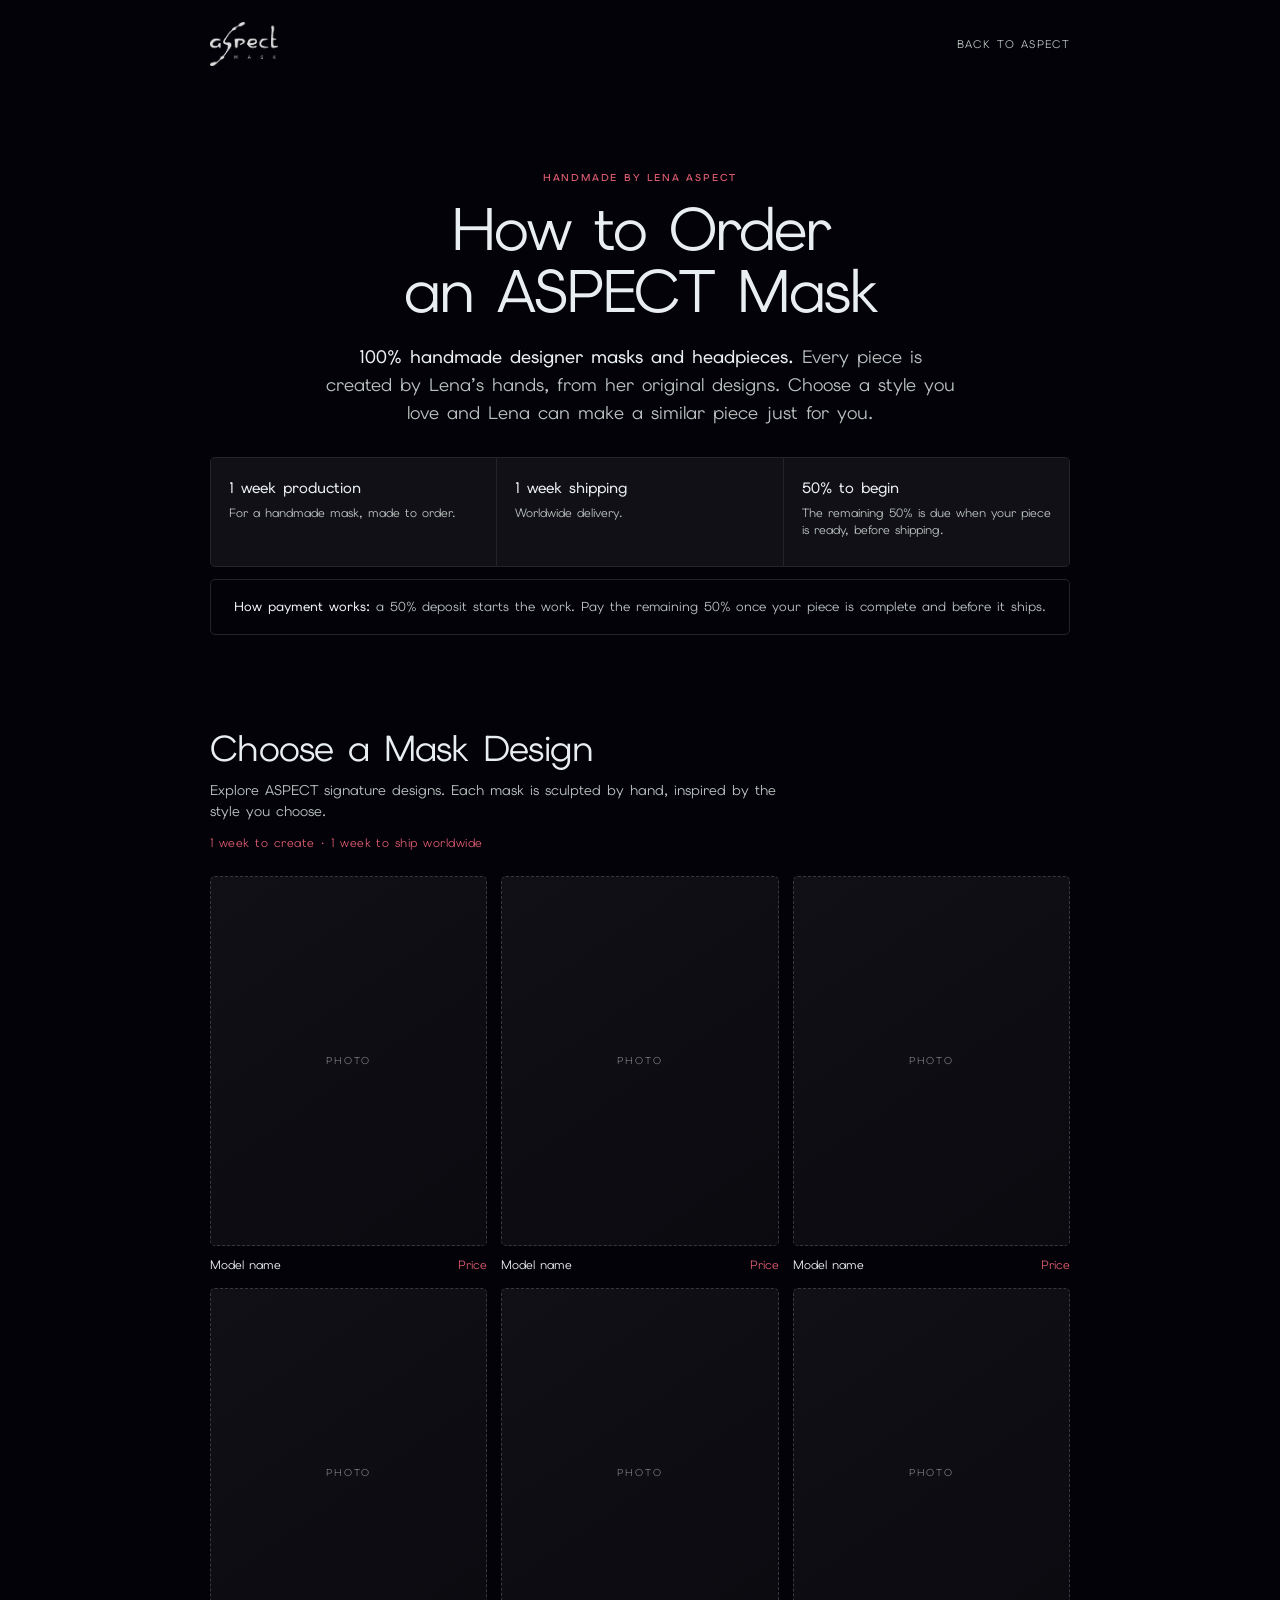
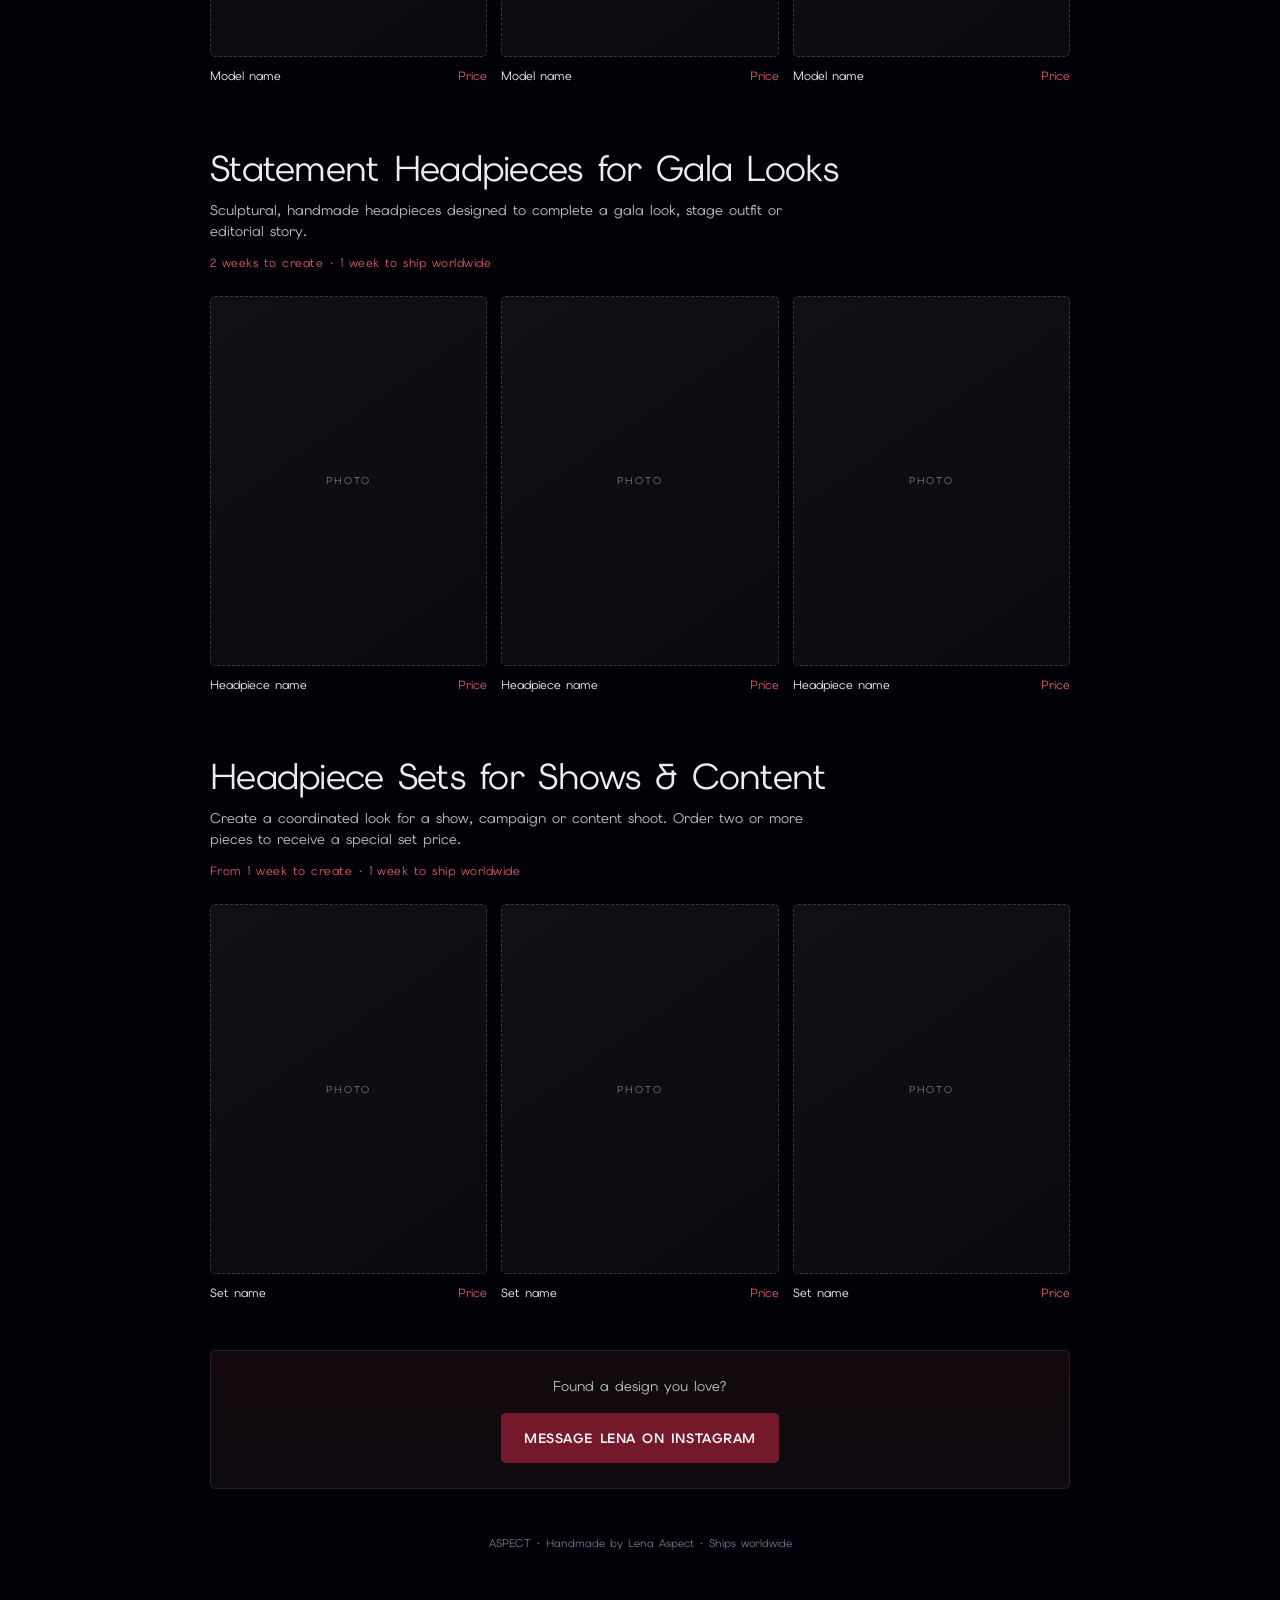
<file: how-to-order/index.html>
<!doctype html>
<html lang="en">
<head>
  <meta charset="utf-8" />
  <meta name="viewport" content="width=device-width, initial-scale=1, viewport-fit=cover" />
  <title>How to Order an ASPECT Mask | Handmade by Lena Aspect</title>
  <meta name="description" content="Discover how to order a handmade ASPECT mask or headpiece by Lena Aspect. Explore original designs, production times and worldwide shipping." />
  <link rel="canonical" href="https://aspectmask.com/how-to-order/" />
  <link rel="preconnect" href="https://fonts.googleapis.com" />
  <link rel="preconnect" href="https://fonts.gstatic.com" crossorigin />
  <link href="https://fonts.googleapis.com/css2?family=Elms+Sans:ital,wght@0,100..900;1,100..900&display=swap" rel="stylesheet" />
  <link rel="stylesheet" href="/css/style.css?v=20260821a" />
  <style>
    .order-page { --order-column: 900px; min-height: 100vh; padding-bottom: 56px; }
    .order-topbar { max-width: var(--order-column); margin: 0 auto; padding: 22px 20px; display:flex; align-items:center; justify-content:space-between; }
    .order-logo { width: 68px; filter: invert(1); }
    .order-back { color: var(--muted); font-size: 11px; letter-spacing: .1em; text-transform: uppercase; }
    .order-wrap { max-width: var(--order-column); margin: 0 auto; padding: 0 20px; }
    .order-hero { padding: clamp(42px, 8vw, 82px) 0 34px; text-align:center; }
    .order-kicker { color: var(--accent-text); font-size: 10px; font-weight:600; letter-spacing:.18em; text-transform:uppercase; margin-bottom:14px; }
    .order-title { color:var(--fg); font-size:clamp(34px, 7vw, 60px); font-weight:400; line-height:1.03; letter-spacing:-.035em; }
    .order-lead { max-width:630px; margin:20px auto 0; color:var(--muted); font-size:clamp(15px, 2.5vw, 18px); line-height:1.55; }
    .order-lead strong { color:var(--fg); font-weight:500; }
    .order-facts { display:grid; grid-template-columns:repeat(3, 1fr); gap:1px; margin:30px auto 0; background:var(--line); border:1px solid var(--line); border-radius:var(--radius); overflow:hidden; text-align:left; }
    .order-fact { background:var(--bg-card); padding:20px 18px; min-height:108px; }
    .order-fact strong { display:block; color:var(--fg); font-size:15px; font-weight:500; line-height:1.35; }
    .order-fact span { display:block; margin-top:7px; color:var(--muted); font-size:12px; line-height:1.45; }
    .order-payment { margin:12px auto 0; padding:17px 20px; border:1px solid var(--line); border-radius:var(--radius); color:var(--muted); font-size:13px; line-height:1.6; text-align:center; }
    .order-payment strong { color:var(--fg); font-weight:500; }
    .order-section { padding:60px 0 4px; }
    .order-section-head { margin-bottom:24px; }
    .order-section-title { color:var(--fg); font-size:clamp(26px, 5vw, 36px); font-weight:400; line-height:1.12; letter-spacing:-.02em; }
    .order-section-intro { max-width:600px; margin-top:10px; color:var(--muted); font-size:14px; line-height:1.55; }
    .order-section-note { margin-top:11px; color:var(--accent-text); font-size:12px; letter-spacing:.04em; }
    .order-grid { display:grid; grid-template-columns:repeat(3, minmax(0, 1fr)); gap:14px; }
    .order-card { min-width:0; }
    .order-photo-placeholder { display:grid; place-items:center; width:100%; aspect-ratio:3/4; border:1px dashed #39363e; border-radius:var(--radius); background:linear-gradient(145deg, #111016, #0b0a0f); color:#77747d; }
    .order-photo-placeholder span { font-size:10px; letter-spacing:.18em; text-transform:uppercase; }
    .order-card-meta { display:flex; justify-content:space-between; gap:10px; padding-top:11px; color:var(--fg); font-size:12px; line-height:1.4; }
    .order-card-name { color:var(--fg); }
    .order-card-price { color:var(--accent-text); white-space:nowrap; }
    .order-cta { margin:44px auto 0; padding:25px 20px; background:linear-gradient(180deg, #14090e, #0e0b10); border:1px solid var(--line); border-radius:var(--radius); text-align:center; }
    .order-cta p { color:var(--muted); font-size:14px; }
    .order-cta .btn { margin-top:16px; }
    .order-footer { padding:46px 20px 0; color:#77747d; text-align:center; font-size:11px; }
    @media (max-width: 640px) {
      .order-topbar { padding-top:18px; }
      .order-facts { grid-template-columns:1fr; }
      .order-fact { min-height:0; padding:15px 16px; }
      .order-grid { grid-template-columns:repeat(2, minmax(0, 1fr)); gap:18px 10px; }
      .order-section { padding-top:48px; }
      .order-card-meta { flex-direction:column; gap:3px; font-size:11px; }
      .order-cta { margin-top:34px; }
    }
    @media (prefers-reduced-motion: reduce) {
      .order-page *, .order-page *::before, .order-page *::after { scroll-behavior:auto !important; }
    }
  </style>
</head>
<body>
  <main class="order-page">
    <nav class="order-topbar" aria-label="Main navigation">
      <a href="/" aria-label="ASPECT home"><img class="order-logo" src="/assets/brand/logo.png" alt="ASPECT" /></a>
      <a class="order-back" href="/">Back to ASPECT</a>
    </nav>

    <div class="order-wrap">
      <header class="order-hero">
        <p class="order-kicker">Handmade by Lena Aspect</p>
        <h1 class="order-title">How to Order<br />an ASPECT Mask</h1>
        <p class="order-lead"><strong>100% handmade designer masks and headpieces.</strong> Every piece is created by Lena’s hands, from her original designs. Choose a style you love and Lena can make a similar piece just for you.</p>
        <div class="order-facts" aria-label="Order overview">
          <div class="order-fact"><strong>1 week production</strong><span>For a handmade mask, made to order.</span></div>
          <div class="order-fact"><strong>1 week shipping</strong><span>Worldwide delivery.</span></div>
          <div class="order-fact"><strong>50% to begin</strong><span>The remaining 50% is due when your piece is ready, before shipping.</span></div>
        </div>
        <p class="order-payment"><strong>How payment works:</strong> a 50% deposit starts the work. Pay the remaining 50% once your piece is complete and before it ships.</p>
      </header>

      <section class="order-section" aria-labelledby="mask-title">
        <div class="order-section-head">
          <h2 class="order-section-title" id="mask-title">Choose a Mask Design</h2>
          <p class="order-section-intro">Explore ASPECT signature designs. Each mask is sculpted by hand, inspired by the style you choose.</p>
          <p class="order-section-note">1 week to create · 1 week to ship worldwide</p>
        </div>
        <div class="order-grid">
          <article class="order-card"><div class="order-photo-placeholder" role="img" aria-label="Mask photo placeholder 1"><span>Photo</span></div><div class="order-card-meta"><span class="order-card-name">Model name</span><span class="order-card-price">Price</span></div></article>
          <article class="order-card"><div class="order-photo-placeholder" role="img" aria-label="Mask photo placeholder 2"><span>Photo</span></div><div class="order-card-meta"><span class="order-card-name">Model name</span><span class="order-card-price">Price</span></div></article>
          <article class="order-card"><div class="order-photo-placeholder" role="img" aria-label="Mask photo placeholder 3"><span>Photo</span></div><div class="order-card-meta"><span class="order-card-name">Model name</span><span class="order-card-price">Price</span></div></article>
          <article class="order-card"><div class="order-photo-placeholder" role="img" aria-label="Mask photo placeholder 4"><span>Photo</span></div><div class="order-card-meta"><span class="order-card-name">Model name</span><span class="order-card-price">Price</span></div></article>
          <article class="order-card"><div class="order-photo-placeholder" role="img" aria-label="Mask photo placeholder 5"><span>Photo</span></div><div class="order-card-meta"><span class="order-card-name">Model name</span><span class="order-card-price">Price</span></div></article>
          <article class="order-card"><div class="order-photo-placeholder" role="img" aria-label="Mask photo placeholder 6"><span>Photo</span></div><div class="order-card-meta"><span class="order-card-name">Model name</span><span class="order-card-price">Price</span></div></article>
        </div>
      </section>

      <section class="order-section" aria-labelledby="headpiece-title">
        <div class="order-section-head">
          <h2 class="order-section-title" id="headpiece-title">Statement Headpieces for Gala Looks</h2>
          <p class="order-section-intro">Sculptural, handmade headpieces designed to complete a gala look, stage outfit or editorial story.</p>
          <p class="order-section-note">2 weeks to create · 1 week to ship worldwide</p>
        </div>
        <div class="order-grid">
          <article class="order-card"><div class="order-photo-placeholder" role="img" aria-label="Gala headpiece photo placeholder 1"><span>Photo</span></div><div class="order-card-meta"><span class="order-card-name">Headpiece name</span><span class="order-card-price">Price</span></div></article>
          <article class="order-card"><div class="order-photo-placeholder" role="img" aria-label="Gala headpiece photo placeholder 2"><span>Photo</span></div><div class="order-card-meta"><span class="order-card-name">Headpiece name</span><span class="order-card-price">Price</span></div></article>
          <article class="order-card"><div class="order-photo-placeholder" role="img" aria-label="Gala headpiece photo placeholder 3"><span>Photo</span></div><div class="order-card-meta"><span class="order-card-name">Headpiece name</span><span class="order-card-price">Price</span></div></article>
        </div>
      </section>

      <section class="order-section" aria-labelledby="sets-title">
        <div class="order-section-head">
          <h2 class="order-section-title" id="sets-title">Headpiece Sets for Shows &amp; Content</h2>
          <p class="order-section-intro">Create a coordinated look for a show, campaign or content shoot. Order two or more pieces to receive a special set price.</p>
          <p class="order-section-note">From 1 week to create · 1 week to ship worldwide</p>
        </div>
        <div class="order-grid">
          <article class="order-card"><div class="order-photo-placeholder" role="img" aria-label="Headpiece set photo placeholder 1"><span>Photo</span></div><div class="order-card-meta"><span class="order-card-name">Set name</span><span class="order-card-price">Price</span></div></article>
          <article class="order-card"><div class="order-photo-placeholder" role="img" aria-label="Headpiece set photo placeholder 2"><span>Photo</span></div><div class="order-card-meta"><span class="order-card-name">Set name</span><span class="order-card-price">Price</span></div></article>
          <article class="order-card"><div class="order-photo-placeholder" role="img" aria-label="Headpiece set photo placeholder 3"><span>Photo</span></div><div class="order-card-meta"><span class="order-card-name">Set name</span><span class="order-card-price">Price</span></div></article>
        </div>
      </section>

      <section class="order-cta" aria-label="Start an order">
        <p>Found a design you love?</p>
        <a class="btn btn-primary" href="https://ig.me/m/aspect_mask" target="_blank" rel="noopener">Message Lena on Instagram</a>
      </section>
    </div>

    <footer class="order-footer">ASPECT · Handmade by Lena Aspect · Ships worldwide</footer>
  </main>
</body>
</html>
</file>
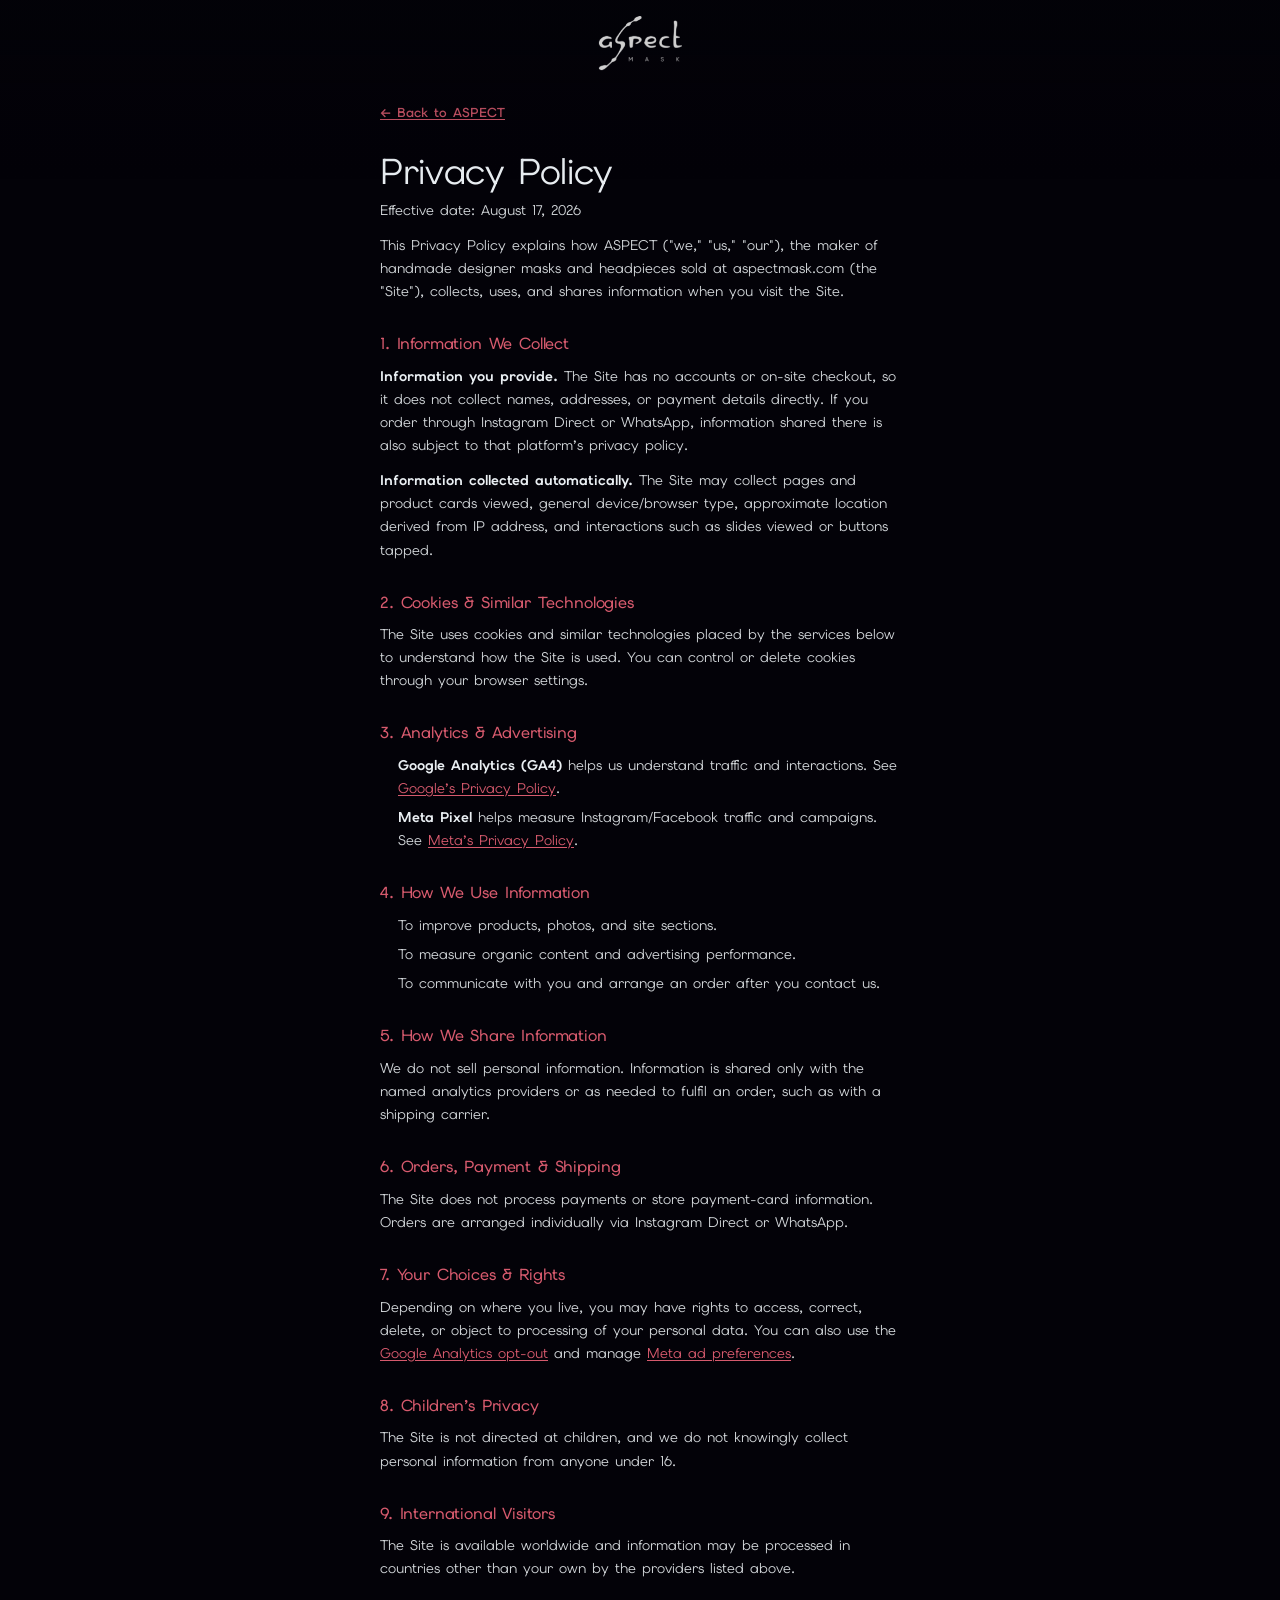
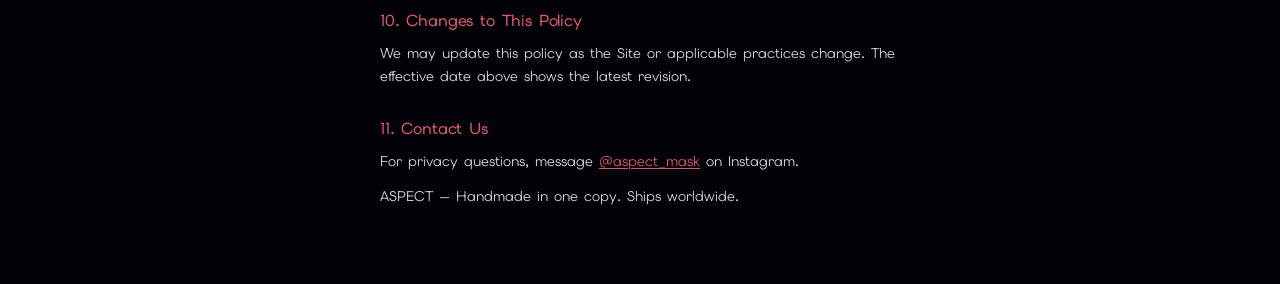
<file: privacy/index.html>
<!DOCTYPE html>
<html lang="en">
<head>
<meta charset="UTF-8" />
<meta name="viewport" content="width=device-width, initial-scale=1, viewport-fit=cover" />
<title>Privacy Policy | ASPECT — Handmade Designer Masks &amp; Headpieces</title>
<meta name="description" content="Privacy Policy for aspectmask.com — how ASPECT collects, uses, and protects information from site visitors." />
<link rel="canonical" href="https://aspectmask.com/privacy/" />
<meta name="robots" content="index, follow" />
<link rel="icon" type="image/png" href="/assets/brand/logo.png" />
<link rel="preconnect" href="https://fonts.googleapis.com" />
<link rel="preconnect" href="https://fonts.gstatic.com" crossorigin />
<link href="https://fonts.googleapis.com/css2?family=Elms+Sans:ital,wght@0,100..900;1,100..900&display=swap" rel="stylesheet" />
<link rel="stylesheet" href="/css/style.css?v=20260817a" />
<style>
.legal-wrap{max-width:var(--maxw);margin:0 auto;padding:100px 20px 64px}.legal-back{display:inline-block;margin-bottom:28px;color:var(--accent-text);font-size:13px;text-decoration:none;font-weight:600}.legal-wrap h1{font:400 36px/1.15 var(--font-display);margin-bottom:7px;color:var(--fg)}.legal-updated{color:var(--muted);font-size:12px;margin-bottom:30px}.legal-wrap h2{font:500 16px/1.35 var(--font-display);color:var(--accent-text);margin:30px 0 10px}.legal-wrap p,.legal-wrap li{font-size:14px;line-height:1.65;color:#cfd3d6;margin:0 0 12px}.legal-wrap ul{padding-left:18px;margin:0 0 12px}.legal-wrap li{margin-bottom:6px}.legal-wrap a{color:var(--accent-text);text-decoration:underline;text-underline-offset:2px}.legal-wrap strong{color:var(--fg)}.legal-footer-note{color:var(--muted);font-size:12px;margin-top:34px}
</style>
</head>
<body>
<header class="site-header" aria-label="ASPECT MASK"><img class="header-logo" src="/assets/brand/logo.png" alt="ASPECT MASK" /></header>
<main class="legal-wrap">
  <a class="legal-back" href="/">← Back to ASPECT</a>
  <h1>Privacy Policy</h1>
  <p class="legal-updated">Effective date: August 17, 2026</p>
  <p>This Privacy Policy explains how ASPECT ("we," "us," "our"), the maker of handmade designer masks and headpieces sold at aspectmask.com (the "Site"), collects, uses, and shares information when you visit the Site.</p>
  <h2>1. Information We Collect</h2>
  <p><strong>Information you provide.</strong> The Site has no accounts or on-site checkout, so it does not collect names, addresses, or payment details directly. If you order through Instagram Direct or WhatsApp, information shared there is also subject to that platform’s privacy policy.</p>
  <p><strong>Information collected automatically.</strong> The Site may collect pages and product cards viewed, general device/browser type, approximate location derived from IP address, and interactions such as slides viewed or buttons tapped.</p>
  <h2>2. Cookies &amp; Similar Technologies</h2>
  <p>The Site uses cookies and similar technologies placed by the services below to understand how the Site is used. You can control or delete cookies through your browser settings.</p>
  <h2>3. Analytics &amp; Advertising</h2>
  <ul>
    <li><strong>Google Analytics (GA4)</strong> helps us understand traffic and interactions. See <a href="https://policies.google.com/privacy" target="_blank" rel="noopener">Google’s Privacy Policy</a>.</li>
    <li><strong>Meta Pixel</strong> helps measure Instagram/Facebook traffic and campaigns. See <a href="https://www.facebook.com/privacy/policy/" target="_blank" rel="noopener">Meta’s Privacy Policy</a>.</li>
  </ul>
  <h2>4. How We Use Information</h2>
  <ul><li>To improve products, photos, and site sections.</li><li>To measure organic content and advertising performance.</li><li>To communicate with you and arrange an order after you contact us.</li></ul>
  <h2>5. How We Share Information</h2>
  <p>We do not sell personal information. Information is shared only with the named analytics providers or as needed to fulfil an order, such as with a shipping carrier.</p>
  <h2>6. Orders, Payment &amp; Shipping</h2>
  <p>The Site does not process payments or store payment-card information. Orders are arranged individually via Instagram Direct or WhatsApp.</p>
  <h2>7. Your Choices &amp; Rights</h2>
  <p>Depending on where you live, you may have rights to access, correct, delete, or object to processing of your personal data. You can also use the <a href="https://tools.google.com/dlpage/gaoptout" target="_blank" rel="noopener">Google Analytics opt-out</a> and manage <a href="https://www.facebook.com/adpreferences/ad_settings" target="_blank" rel="noopener">Meta ad preferences</a>.</p>
  <h2>8. Children’s Privacy</h2><p>The Site is not directed at children, and we do not knowingly collect personal information from anyone under 16.</p>
  <h2>9. International Visitors</h2><p>The Site is available worldwide and information may be processed in countries other than your own by the providers listed above.</p>
  <h2>10. Changes to This Policy</h2><p>We may update this policy as the Site or applicable practices change. The effective date above shows the latest revision.</p>
  <h2>11. Contact Us</h2><p>For privacy questions, message <a href="https://instagram.com/aspect_mask" target="_blank" rel="noopener">@aspect_mask</a> on Instagram.</p>
  <p class="legal-footer-note">ASPECT — Handmade in one copy. Ships worldwide.</p>
</main>
</body>
</html>
</file>
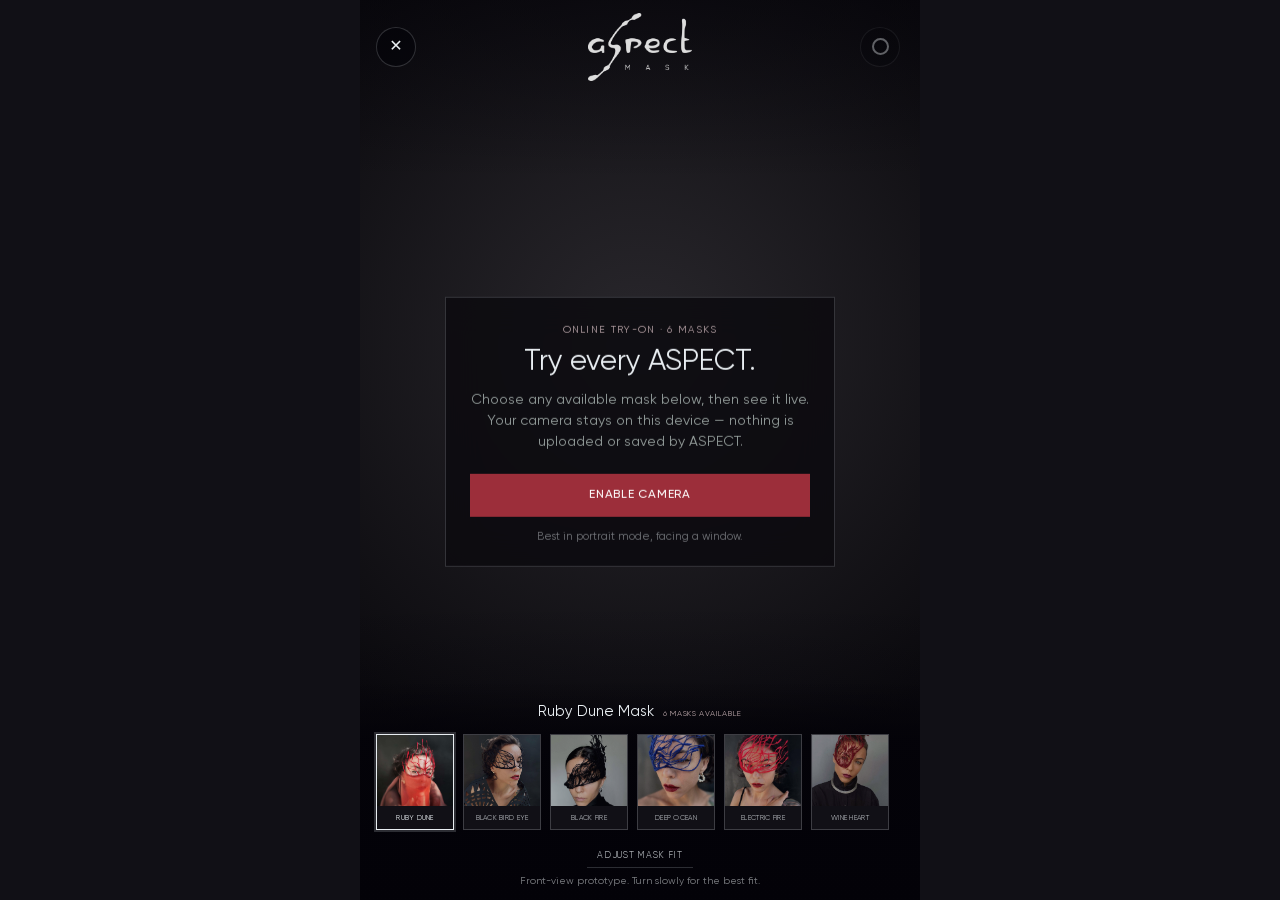
<file: try-on/index.html>
<!DOCTYPE html>
<html lang="en">
<head>
  <meta charset="UTF-8" />
  <meta name="viewport" content="width=device-width, initial-scale=1, viewport-fit=cover" />
  <meta name="description" content="Try every available ASPECT mask live with your camera. The camera stays on your device." />
  <meta name="theme-color" content="#030208" />
  <title>Online Mask Try-On — ASPECT</title>
  <link rel="icon" type="image/png" href="/assets/brand/logo.png" />
  <link rel="stylesheet" href="/css/try-on.css?v=20260820a" />

<!-- Google tag (gtag.js) — GA4 property "Aspect Mask (aspectmask.com)", added 2026-07-28 -->
<script async src="https://www.googletagmanager.com/gtag/js?id=G-1C7MHS1K0M"></script>
<script>
  window.dataLayer = window.dataLayer || [];
  function gtag(){dataLayer.push(arguments);}
  gtag('js', new Date());
  gtag('config', 'G-1C7MHS1K0M');
</script>

<!-- Meta Pixel Code — provided by Lena 2026-07-28, pixel id 1063506702684823 -->
<script>
!function(f,b,e,v,n,t,s)
{if(f.fbq)return;n=f.fbq=function(){n.callMethod?
n.callMethod.apply(n,arguments):n.queue.push(arguments)};
if(!f._fbq)f._fbq=n;n.push=n;n.loaded=!0;n.version='2.0';
n.queue=[];t=b.createElement(e);t.async=!0;
t.src=v;s=b.getElementsByTagName(e)[0];
s.parentNode.insertBefore(t,s)}(window, document,'script',
'https://connect.facebook.net/en_US/fbevents.js');
fbq('init', '1063506702684823');
fbq('track', 'PageView');
</script>
<noscript><img height="1" width="1" style="display:none"
src="https://www.facebook.com/tr?id=1063506702684823&ev=PageView&noscript=1"
/></noscript>
<!-- End Meta Pixel Code -->
</head>
<body>
  <main class="try-on" id="try-on-app">
    <canvas class="camera-canvas" id="camera-canvas" aria-label="Live camera preview with a virtual mask"></canvas>
    <video id="camera-video" autoplay playsinline muted disablepictureinpicture aria-hidden="true"></video>
    <input id="selfie-input" type="file" accept="image/*" capture="user" hidden />

    <header class="try-on-header">
      <a class="round-control" id="try-on-close" href="/" aria-label="Close virtual try-on">&#10005;</a>
      <img class="try-on-logo" src="/assets/brand/logo.png" alt="ASPECT" />
      <button class="round-control" id="capture-btn" type="button" aria-label="Take a photo" disabled>
        <span class="capture-icon" aria-hidden="true"></span>
      </button>
    </header>

    <div class="tracking-hint" id="tracking-hint" hidden>Move into the frame and look straight ahead</div>

    <section class="permission-card" id="permission-card">
      <p class="eyebrow">Online try-on · <span id="try-on-mask-count">6 masks</span></p>
      <h1>Try every ASPECT.</h1>
      <p class="permission-copy">Choose any available mask below, then see it live. Your camera stays on this device — nothing is uploaded or saved by ASPECT.</p>
      <p class="android-camera-note" id="android-camera-note" hidden>
        Android: close other camera apps and floating bubbles before enabling the camera.
      </p>
      <button class="start-camera-btn" id="start-camera-btn" type="button">enable camera</button>
      <p class="permission-note">Best in portrait mode, facing a window.</p>
    </section>

    <section class="try-on-error" id="try-on-error" hidden>
      <h2 id="try-on-error-title">Camera unavailable</h2>
      <p id="try-on-error-copy">Check camera permission in your browser and try again.</p>
      <button id="selfie-error-btn" type="button">open Android camera</button>
      <button class="secondary-camera-btn" id="retry-camera-btn" type="button">retry live camera</button>
      <a href="/">return to the collection</a>
    </section>

    <footer class="mask-dock" id="mask-dock" aria-label="Choose a mask">
      <div class="mask-name-row">
        <p id="selected-mask-name" aria-live="polite">Ruby Dune Mask</p>
        <span id="mask-availability">6 masks available</span>
      </div>
      <div class="mask-picker" id="mask-picker"></div>
      <button class="fit-toggle" id="fit-toggle" type="button" aria-expanded="false">adjust mask fit</button>
      <section class="fit-panel" id="fit-panel" aria-label="Adjust mask fit" hidden>
        <label class="fit-control" for="fit-scale">
          <span>size</span>
          <output id="fit-scale-value" for="fit-scale">100%</output>
          <input id="fit-scale" type="range" min="70" max="160" step="1" value="100" />
        </label>
        <label class="fit-control" for="fit-x">
          <span>left / right</span>
          <output id="fit-x-value" for="fit-x">0</output>
          <input id="fit-x" type="range" min="-40" max="40" step="1" value="0" />
        </label>
        <label class="fit-control" for="fit-y">
          <span>up / down</span>
          <output id="fit-y-value" for="fit-y">0</output>
          <input id="fit-y" type="range" min="-40" max="40" step="1" value="0" />
        </label>
        <p class="fit-values" id="fit-values">scale ×1.00 · x 0.00 · y 0.00</p>
        <div class="fit-actions">
          <button id="fit-save" type="button">save this mask</button>
          <button id="fit-reset" type="button">reset</button>
          <button id="fit-copy" type="button">copy all values</button>
        </div>
        <p class="fit-status" id="fit-status" aria-live="polite"></p>
      </section>
      <p class="prototype-note">Front-view prototype. Turn slowly for the best fit.</p>
    </footer>
  </main>

  <script src="/js/products.js?v=20260817a"></script>
  <script type="module" src="/js/try-on.js?v=20260820e"></script>
</body>
</html>
</file>
<file: css/style.css>
/* =========================================================================
   ASPECT — stylesheet
   -------------------------------------------------------------------------
   BRAND ASSETS: real brand kit loaded from Google Drive on 2026-07-20 —
   Gilroy (Regular/Medium/Heavy, self-hosted woff2) + the official palette:
     #030208 near-black · #591B20 wine/burgundy · #798582 sage · #E9EEF2 ivory
   Logo: assets/brand/logo.png (black artwork on transparent bg — displayed
   inverted to white via CSS `filter: invert(1)` since the site is dark).
   ========================================================================= */

@font-face {
  font-family: "Gilroy";
  src: url("../assets/brand/fonts/Gilroy-Heavy.woff2") format("woff2");
  font-weight: 700;
  font-display: swap;
}
@font-face {
  font-family: "Gilroy";
  src: url("../assets/brand/fonts/Gilroy-Medium.woff2") format("woff2");
  font-weight: 500;
  font-display: swap;
}
@font-face {
  font-family: "Gilroy";
  src: url("../assets/brand/fonts/Gilroy-Regular.woff2") format("woff2");
  font-weight: 400;
  font-display: swap;
}

:root {
  --bg: #030208;
  --bg-card: #111016;
  --fg: #e9eef2;
  --muted: #b8c0be;
  --accent: #74192b;       /* deep premium burgundy */
  --accent-text: #d65a6d;  /* brighter crimson for prices and small accents */
  --accent-bright: #ca2d47; /* high-intent crimson-burgundy CTA */
  --line: #232329;
  --radius: 5px;
  --font-display: "Elms Sans", "Gilroy", sans-serif;
  --font-body: "Elms Sans", "Gilroy", sans-serif;
  --maxw: 560px; /* mobile-first single column max width, feels good on desktop too */
}

* { box-sizing: border-box; }
html { -webkit-text-size-adjust: 100%; }
body {
  margin: 0;
  background: var(--bg);
  color: var(--fg);
  font-family: var(--font-body);
  line-height: 1.5;
  -webkit-font-smoothing: antialiased;
}
h1, h2, h3 { font-family: var(--font-display); font-weight: 700; margin: 0; letter-spacing: -0.01em; }
p { margin: 0; }
a { color: inherit; text-decoration: none; }
ul, ol { margin: 0; padding: 0; list-style: none; }
img, video { display: block; max-width: 100%; }
button { font-family: inherit; cursor: pointer; }

/* ---------- branded loading screen ---------- */
body.is-loading { overflow: hidden; }
.site-loader {
  position: fixed; z-index: 9999; inset: 0; display: grid; place-items: center;
  background: var(--bg); opacity: 1; visibility: visible;
  transition: opacity .78s cubic-bezier(.22,.61,.36,1), visibility .78s step-end;
}
body.is-ready .site-loader { opacity: 0; visibility: hidden; pointer-events: none; }
.site-loader-inner { display: flex; flex-direction: column; align-items: center; gap: 24px; }
.site-loader-logo {
  width: 126px; height: auto; filter: invert(1); opacity: .92;
  animation: loader-breathe 1.8s ease-in-out infinite;
}
.site-loader-line { width: 94px; height: 1px; overflow: hidden; background: rgba(233,238,242,.12); }
.site-loader-line span {
  display: block; width: 44%; height: 100%; background: var(--accent-bright);
  animation: loader-line 1.25s cubic-bezier(.65,0,.35,1) infinite;
}
@keyframes loader-breathe { 0%,100% { opacity:.58; transform:scale(.985); } 50% { opacity:1; transform:scale(1); } }
@keyframes loader-line { 0% { transform:translateX(-110%); } 100% { transform:translateX(340%); } }

/* Elements receive these classes from app.js only after the loading screen
   has finished, so entrance motion never runs invisibly behind the loader. */
html.motion-enabled .reveal-item {
  opacity: 0; filter: blur(5px); transform: translateY(26px);
  transition: opacity .9s cubic-bezier(.22,.61,.36,1), transform .9s cubic-bezier(.22,.61,.36,1), filter .9s ease;
  transition-delay: var(--reveal-delay, 0ms);
}
html.motion-enabled .reveal-item.is-revealed { opacity: 1; filter: blur(0); transform: translateY(0); }

.wrap { max-width: var(--maxw); margin: 0 auto; padding: 0 20px; }

/* ---------- header ---------- */
.site-header {
  position: fixed; z-index: 60; top: 0; left: 0; right: 0;
  height: clamp(136px, 20svh, 190px);
  display: flex; justify-content: center; align-items: flex-start;
  padding-top: calc(env(safe-area-inset-top) + 16px);
  background: linear-gradient(to bottom,
    rgba(3,2,8,.44) 0%,
    rgba(3,2,8,.38) 22%,
    rgba(3,2,8,.27) 43%,
    rgba(3,2,8,.13) 66%,
    rgba(3,2,8,.04) 84%,
    rgba(3,2,8,0) 100%);
  pointer-events: none;
  opacity: 1;
  transition: opacity .8s .12s cubic-bezier(.22,.61,.36,1), transform .8s .12s cubic-bezier(.22,.61,.36,1);
}
.header-logo {
  width: 83px; height: auto;
  filter: invert(1);
  opacity: .94;
  transform: translateZ(0);
}
body.is-loading .site-header { opacity: 0; transform: translateY(-8px); }
body.is-ready .site-header { opacity: 1; transform: translateY(0); }

/* ---------- hero photo banner ---------- */
/* Photo banner with title/subtitle overlaid at the bottom over a gradient
   scrim — matches Lena's Figma mockup 2026-07-27. */
.hero-photo-banner {
  position: relative;
  width: 100%;
  max-width: 900px; /* keeps the banner from ballooning in height on wide desktop windows — mobile is the real target */
  margin: 0 auto;
  aspect-ratio: 3 / 4; /* matches the native vertical video and gives the mobile opening more presence */
  max-height: 100svh;
  background: var(--bg-card);
  overflow: hidden;
}
.hero-photo-img-slot { position: absolute; inset: 0; display: flex; align-items: center; justify-content: center; }
.hero-photo-frame {
  position: absolute; inset: 0; width: 100%; height: 100%; object-fit: cover; display: block;
  opacity: 0; transform: scale(1.02); transition: opacity 1.15s ease, transform 5s ease;
}
.hero-photo-frame.is-active { opacity: 1; transform: scale(1); }
.hero-video { width: 100%; height: 100%; object-fit: cover; display: block; }
.hero-photo-placeholder-label {
  font-size: 11px; font-weight: 600; letter-spacing: 0.1em; text-transform: uppercase;
  color: var(--muted);
}
/* Gradient scrim — guarantees the white overlay text stays readable no
   matter what's in that part of the photo, even if the crop changes later. */
.hero-photo-scrim {
  position: absolute; z-index: 1; left: 0; right: 0; bottom: -1px; height: 72%;
  background: linear-gradient(to bottom, rgba(3,2,8,0) 0%, rgba(3,2,8,.12) 28%, rgba(3,2,8,.72) 68%, #030208 100%);
  pointer-events: none;
}
.hero-photo-overlay-text {
  position: absolute; z-index: 2; left: 20px; right: 20px; bottom: 42px;
  text-align: center;
}
/* font-weight 400 (thin, same as .card-name) — per Lena 2026-07-29: the hero
   headline over the photo was too loud/shouty at the default h1 bold (700).
   font-size left untouched, only the weight changed. */
.hero-photo-overlay-text h1 { font-size: 38px; font-weight: 400; line-height: 1.1; margin-bottom: 8px; color: var(--fg); }
.hero-photo-overlay-text .hero-sub { color: var(--muted); font-size: 15.5px; line-height: 1.4; margin-bottom: 0; }

/* ---------- hero ---------- */
/* bottom padding trimmed 2026-07-27 per Lena — catalog cards should follow
   right after the "Only 6 pieces exist now:" heading, not after a big gap. */
.hero { position: relative; z-index: 3; margin-top: -2px; padding: 30px 0 18px; text-align: left; background: var(--bg); }

body.is-ready .hero-video,
body.is-ready .hero-photo-frame.is-active { animation: hero-settle 1.35s cubic-bezier(.22,.61,.36,1) both; }
body.is-ready .hero-photo-overlay-text { animation: hero-copy-in 1s .22s cubic-bezier(.22,.61,.36,1) both; }
@keyframes hero-settle { from { opacity:.35; transform:scale(1.035); } to { opacity:1; transform:scale(1); } }
@keyframes hero-copy-in { from { opacity:0; transform:translateY(18px); } to { opacity:1; transform:translateY(0); } }

.hero-wear-for-heading {
  font-size: 11px; font-weight: 600; letter-spacing: 0.1em; text-transform: uppercase;
  color: rgba(233, 238, 242, 0.68); margin-bottom: 12px; /* neutral, not accent-tinted — matches Lena's mockup */
}
/* 2-column grid, approved via Lena's Figma mockup 2026-07-27 — bigger than
   body text on purpose (16px vs ~14.5-15.5px elsewhere) for readability at
   this more compact layout. */
.hero-wear-for-list {
  display: grid; grid-template-columns: 1fr 1fr;
  column-gap: 14px; row-gap: 14px; margin-bottom: 30px;
}
.hero-wear-for-list li {
  font-size: 16px; line-height: 1.35; color: var(--fg);
  display: flex; gap: 6px; align-items: flex-start;
}
.hero-wear-for-list li::before { content: "—"; color: var(--accent-text); flex: none; }

/* 3rd tier — quiet descriptor paragraph, plain text (2026-07-27: "Fashion
   avant-garde masks" moved back into this block as its first line — no
   longer its own heading, per Lena's swap: the emphasis moves to "Only 6
   pieces" below instead). */
.hero-tagline-lines {
  color: var(--muted); font-size: 13.5px; line-height: 1.6;
  text-align: center; margin-bottom: 34px;
}
.hero-tagline-lines p { margin: 0 0 2px; }

/* Scarcity callout — the emphasized heading of this section (Gilroy
   Medium, well below the photo's H1 weight/size). No subtitle under it
   anymore — removed 2026-07-27 per Lena, the line now says it all on its
   own ("Only 6 pieces exist now:"). */
.hero-scarcity-number {
  font-family: var(--font-display); font-weight: 500; text-align: center;
  font-size: 21px; line-height: 1.25; color: var(--fg);
}

/* ---------- buttons ---------- */
.btn {
  display: inline-flex; align-items: center; justify-content: center;
  padding: 14px 22px; font-size: 13.5px; font-weight: 700; letter-spacing: 0.04em; text-transform: uppercase;
  border-radius: var(--radius); border: 1px solid transparent; transition: opacity .15s ease;
}
.btn:active { opacity: 0.7; }
.btn-primary { background: var(--accent); color: var(--fg); }
.btn-ghost { background: transparent; color: var(--fg); border-color: var(--line); }
.btn-block { display: flex; width: 100%; margin-top: 10px; }

/* ---------- catalog section ---------- */
/* No divider/border and minimal top padding 2026-07-27 per Lena — cards
   should follow immediately after the "Only 6 pieces exist now:" heading,
   not sit behind a section break. */
.catalog { padding: 10px 0 60px; }

.grid { display: grid; grid-template-columns: 1fr; gap: 20px; }
/* flex column + height:100% (2026-07-27) — grid rows already stretch items
   to equal height, but content (product name length, etc.) varied inside,
   so the "View piece" buttons landed at different heights per card. Flex
   column here + margin-top:auto on .card-btn pins the button to the
   bottom of every card, regardless of how much text is above it. */
.card {
  background: var(--bg-card); border: 0; border-radius: var(--radius);
  overflow: hidden; cursor: pointer; -webkit-tap-highlight-color: rgba(233,238,242,0.15);
  display: flex; flex-direction: column; height: 100%;
  box-shadow: 0 20px 46px rgba(0,0,0,.32);
}
.card-media { position: relative; width: 100%; aspect-ratio: 3/4; overflow: hidden; }
.card-photo {
  position: absolute; inset: 0; width: 100%; height: 100%; object-fit: cover;
  opacity: 0; transform: scale(1.015); transition: opacity 1.05s ease, transform 4.5s ease;
}
.card-photo.is-active { opacity: 1; transform: scale(1); }
.card-photo-scrim {
  position: absolute; z-index: 1; inset: auto 0 0; height: 58%; pointer-events: none;
  background: linear-gradient(to bottom, rgba(3,2,8,0) 0%, rgba(3,2,8,.48) 38%, rgba(3,2,8,.94) 76%, #030208 100%);
}
.card-badge {
  position: absolute; top: 8px; left: 8px; background: rgba(10,10,10,0.75);
  color: var(--accent-text); font-size: 9.5px; font-weight: 700; letter-spacing: 0.08em; text-transform: uppercase;
  padding: 4px 7px; border-radius: 2px; border: 1px solid var(--line);
}
.card-info {
  position: absolute; z-index: 2; left: 0; right: 0; bottom: 0;
  padding: 50px 12px 12px; display: flex; flex-direction: column;
}
/* Tagline removed from the grid preview 2026-07-27 per Lena (still shown in
   the product modal, just not on the card thumbnail) — name sits right on
   top of price now, tight gap (no reserved 2-line space anymore: all 6
   current names fit on one line, and the button still pins to the bottom
   of each card via flex + margin-top:auto, so a future longer name that
   wraps to 2 lines won't break alignment within its own row). */
.card-name { font-family: var(--font-display); font-weight: 400; font-size: 20px; line-height: 1.2; margin-bottom: 4px; min-height: 24px; }
/* font-weight 400 — our Gilroy has only Regular(400)/Medium(500)/Heavy(700)
   loaded, no lighter "thin" cut exists, so Regular is as light as this can
   get without adding a new font file. */
.card-price {
  font-size: 15px; font-weight: 500; color: #e05a6d; margin-bottom: 10px;
  letter-spacing: .025em; text-shadow: 0 0 22px rgba(202,45,71,.34);
}
.card-btn {
  position: relative; overflow: hidden; isolation: isolate;
  width: 100%; text-align: center; font-size: 12px; padding: 12px;
  border: 0; color: #fff;
  background: linear-gradient(108deg, #711526 0%, #a51f36 34%, #d43b55 48%, #b7243d 62%, #771627 100%);
  background-size: 240% 100%;
  border-radius: var(--radius); font-weight: 500; letter-spacing: 0.06em; text-transform: none;
  margin-top: 2px; box-shadow: inset 0 1px 0 rgba(255,255,255,.13), 0 12px 28px rgba(183,36,61,.28);
  animation: card-cta-sheen 6.2s cubic-bezier(.45,0,.2,1) infinite;
  transition: transform .18s ease, filter .18s ease, box-shadow .18s ease;
}
.card-btn:active { transform: scale(.985); filter: brightness(1.08); }
@media (hover: hover) { .card-btn:hover { filter: brightness(1.07); box-shadow: inset 0 1px 0 rgba(255,255,255,.16), 0 15px 34px rgba(202,45,71,.34); } }
@keyframes card-cta-sheen {
  0%, 20% { background-position: 100% 50%; }
  58%, 100% { background-position: 0% 50%; }
}

@media (prefers-reduced-motion: reduce) {
  .site-loader-logo,
  .site-loader-line span,
  .card-btn { animation: none; }
  .hero-photo-frame,
  .card-photo { transition: none; transform: none; }
  body.is-ready .hero-video,
  body.is-ready .hero-photo-frame.is-active,
  body.is-ready .hero-photo-overlay-text { animation: none; }
}

/* ---------- media placeholder (used when a photo/video file is missing) ---------- */
.placeholder-slide {
  width: 100%; height: 100%; display: flex; flex-direction: column; align-items: center; justify-content: center;
  gap: 8px; text-align: center; padding: 20px;
  background: repeating-linear-gradient(135deg, #141414, #141414 10px, #181818 10px, #181818 20px);
  border: 1px dashed var(--line); color: var(--muted); font-size: 11.5px;
}
.placeholder-slide .ph-icon { font-size: 22px; opacity: 0.5; }
.placeholder-slide .ph-label { font-weight: 600; color: var(--fg); font-size: 12px; }

/* ---------- text slide: top-half photo crop (dimmed) + graphite panel with logo + bullets ----------
   Redesigned 2026-07-28 per Lena's new Figma mockup (node 21:3) — heading + subheading dropped
   entirely, photo grows from 33% to ~54% of the slide, and the "aspect" watermark moves down to
   sit in the gap between the photo and the bullets instead of straddling the photo edge. Bullets
   themselves are unchanged (same copy, same type scale). */
.text-slide {
  position: relative; width: 100%; height: 100%; display: flex; flex-direction: column;
  background: var(--bg-card); /* graphite black from the palette */
  overflow: hidden;
}
.text-slide-photo { position: relative; width: 100%; height: 53.7%; flex-shrink: 0; overflow: hidden; }
.text-slide-photo img {
  /* object-position / transform-origin are set inline per-product (js/app.js, `focusY` field
     on the text-slide item in products.js) — the eye-position crop point differs per photo.
     scale(1.81) stays fixed for every product — do not change it. Fallback values below only
     apply if a product's text-slide item somehow has no inline style. */
  display: block; width: 100%; height: 100%; object-fit: cover; object-position: center 41%;
  transform: scale(1.81); transform-origin: center 41%;
}
.text-slide-photo-scrim { position: absolute; top: 0; right: 0; bottom: 0; left: 0; background: rgba(3,2,8,0.45); }

/* brand watermark — low-opacity "aspect" mark. Repositioned 2026-07-28 to sit right below the
   (now taller) photo, right-of-center — same right-of-center placement Lena's original Canva
   mockup used, just recalibrated for the new photo height. Absolutely positioned against
   .text-slide, out of normal flow. Same position/size for every product — only the background
   photo behind it changes. */
.text-slide .text-slide-watermark {
  position: absolute; z-index: 3; pointer-events: none;
  top: 294px; right: 65px; width: 97px; height: auto; opacity: 0.3; object-fit: contain;
}

.text-slide-content {
  flex: 1; display: flex; flex-direction: column; align-items: center;
  padding: 89px 18px 8px; /* 89px clears the photo + watermark above (out-of-flow), tight per Figma */
}
/* bullets: quietest tier, muted color — now the only content in this panel (heading/subheading
   removed 2026-07-28). Copy/type scale unchanged. */
.text-slide-bullets {
  margin: 0 auto; width: 340px; list-style: none; padding: 0;
  display: flex; flex-direction: column; gap: 6px;
}
.text-slide-bullets li {
  font-size: 14px; line-height: 1.45; color: var(--muted); padding-left: 16px; position: relative;
}
.text-slide-bullets li::before { content: "—"; position: absolute; left: 0; color: var(--accent-text); }

/* ---------- fit slide: full-bleed on-mannequin photo + objection-handling bullets overlaid
   at the bottom (fit / comfort / travel). Added 2026-08-08, now slide 2 — replaces the old
   hero-video slot. Designed + approved in sandbox on Ruby Dune, see
   slide2-fit-slide-template-spec.md (Claude Project doc) for the full design rationale and
   per-product photo calibration table. Same bullet copy on every product. ---------- */
.fit-slide { position: relative; width: 100%; height: 100%; overflow: hidden; background: #000; }
.fit-slide img { width: 100%; height: 100%; object-fit: cover; display: block; }
.fit-slide-scrim {
  position: absolute; left: 0; right: 0; bottom: 0; height: 46%;
  background: linear-gradient(180deg, rgba(3,2,8,0) 0%, rgba(3,2,8,0.72) 30%, rgba(3,2,8,0.93) 65%, rgba(3,2,8,0.96) 100%);
}
.fit-slide-content { position: absolute; left: 0; right: 0; bottom: 34px; padding: 0 22px; }
/* width:fit-content shrinks the bullet block to its widest line instead of a fixed box — that's
   what makes the paragraph read as centered on the slide while the hanging-indent dashes (the
   li::before below) stay aligned in one column within it. text-align:center on the <li> itself
   was tried and rejected — it made every dash drift with its own line's text width. */
.fit-slide-bullets {
  margin: 0 auto; width: fit-content; max-width: 300px; list-style: none; padding: 0;
  display: flex; flex-direction: column; gap: 5px;
}
.fit-slide-bullets li {
  font-size: 17px; line-height: 1.3; color: #efefef;
  padding-left: 18px; position: relative; text-align: left; white-space: nowrap;
}
.fit-slide-bullets li::before { content: "—"; position: absolute; left: 0; color: var(--accent-text); }
/* lead phrase (before the colon) at full opacity to catch the eye first; the rest of the line
   is dimmed so it reads as supporting detail rather than competing for attention. */
.fit-slide-bullets .fit-strong { opacity: 1; }
.fit-slide-bullets .fit-dim { opacity: .55; }

/* ---------- proof slide: full-bleed process photo + short proof-of-craft text, sits right after
   the text slide (added 2026-07-28 per Lena's Figma mockup, node 21:26). Same text on every
   product — only the background photo changes (a photo of the piece actually being made). ---------- */
.proof-slide { position: relative; width: 100%; height: 100%; overflow: hidden; }
.proof-slide img { width: 100%; height: 100%; object-fit: cover; display: block; }
.proof-slide-scrim { position: absolute; inset: 0; background: rgba(3,2,8,0.6); } /* 2026-07-28: bumped from 0.45 — proof photos are much brighter than text-slide's, same 0.45 read as barely-there */
.proof-slide-content { position: absolute; left: 0; right: 0; top: 66%; padding: 0 25px 0 60px; } /* 2026-07-28: raised to align with top edge of bottom third (was bottom:0), left padding widened 25px -> 60px per Lena's second round (44px still felt tight) */
.proof-slide-heading {
  font-family: var(--font-display); font-weight: 500; font-size: 25px; letter-spacing: 0.03em;
  text-transform: uppercase; color: var(--fg); text-align: left; margin: 0 0 12px;
}
.proof-slide-body p { font-size: 15px; line-height: 21px; color: #efefef; margin: 0; text-align: left; } /* brightened per Lena's Figma update 2026-07-28 — was var(--muted) */

/* ---------- cta slide (hero photo + overlay copy, final carousel slide) ---------- */
.cta-slide { position: relative; width: 100%; height: 100%; }
.cta-slide img { width: 100%; height: 100%; object-fit: cover; }
.cta-slide-overlay {
  position: absolute; left: 0; right: 0; bottom: 0; height: 33%;
  display: flex; flex-direction: column; justify-content: center;
  padding: 0 18px; box-sizing: border-box;
  background: linear-gradient(180deg, rgba(3,2,8,0) 0%, rgba(3,2,8,0.78) 25%, rgba(3,2,8,0.94) 60%, rgba(3,2,8,0.96) 100%);
}
.cta-slide-title {
  font-family: var(--font-display); font-weight: 400; font-size: 30px; line-height: 1.05;
  color: var(--fg); margin-bottom: 10px; width: 100%; text-align: center;
} /* not bold — same weight as the product name, per Lena 2026-07-28 (was 700) */
.cta-slide-sub {
  font-family: var(--font-body); font-size: 17px; line-height: 1.3; color: var(--accent-text);
  font-weight: 400; text-align: center;
}
.finalcta-slide-caption {
  margin-top: 11px; color: rgba(233,238,242,.68); font-size: 10.5px;
  font-weight: 500; letter-spacing: .09em; text-transform: uppercase; text-align: center;
}

/* ---------- archive + industry proof ---------- */
.section-kicker {
  margin-bottom: 10px; color: var(--accent-text); font-size: 10px; font-weight: 600;
  letter-spacing: .16em; text-transform: uppercase;
}
.section-title {
  font-family: var(--font-display); font-size: 32px; font-weight: 400; line-height: 1.08;
  letter-spacing: -.01em; color: var(--fg);
}
.section-note { margin-top: 10px; color: var(--muted); font-size: 10.5px; line-height: 1.45; }
.section-intro { max-width: 420px; margin-top: 12px; color: #cbd0d0; font-size: 14px; line-height: 1.55; }
.archive-section { padding: 68px 0 72px; background: #030208; }
.custom-order-section {
  padding: 0 0 68px; text-align: center;
  background: linear-gradient(180deg, #030208, #1a0a10 55%, #030208);
}
.custom-order-section .wrap { display: flex; flex-direction: column; align-items: center; padding-top: 32px; }
.custom-order-section .section-intro { text-align: center; }
/* Full-bleed edge-to-edge — sits outside .wrap so it isn't capped by the
   560px content column, matching the hero photo banner treatment. Plain
   width:100%/height:auto (no aspect-ratio/object-fit) so the real 1400x765
   horizontal frame always shows in full, never cropped, at whatever height
   its width naturally works out to. Capped at 900px on wide desktop so it
   doesn't balloon in height, same cap as .hero-photo-banner. */
.custom-order-photo { display: block; width: 100%; max-width: 900px; height: auto; margin: 0 auto; }
.custom-order-btn { margin-top: 22px; }
.archive-grid {
  display: grid; grid-template-columns: repeat(3, minmax(0, 1fr)); gap: 6px;
  margin-top: 28px;
}
.archive-piece {
  position: relative; width: 100%; aspect-ratio: 3 / 4; margin: 0; padding: 0;
  display: block; overflow: hidden; border: 0; border-radius: var(--radius);
  background: #0e0c11; color: var(--fg); text-align: left;
}
.archive-piece[hidden] { display: none; }
.archive-piece img { display: block; width: 100%; height: 100%; object-fit: cover; transition: transform .7s cubic-bezier(.2,.8,.2,1); }
.archive-piece::after { content: ""; position: absolute; inset: 48% 0 0; background: linear-gradient(transparent, rgba(2,1,5,.82)); }
.archive-piece span { position: absolute; z-index: 1; left: 7px; right: 7px; bottom: 7px; font-size: 8px; line-height: 1.2; letter-spacing: .06em; text-transform: uppercase; }
.archive-piece:active img { transform: scale(1.025); }
.archive-more {
  display: block; width: 100%; margin-top: 18px; padding: 15px 18px; border: 0; border-radius: var(--radius);
  background: linear-gradient(110deg, #7d1525, #c22f43, #7d1525); background-size: 220% 100%;
  color: #fff; font: 600 12px/1 var(--font-body); letter-spacing: .08em; text-transform: uppercase;
  animation: card-cta-sheen 5s ease-in-out infinite;
}
.archive-more[hidden] { display: none; }
.as-seen-section { padding: 68px 0 72px; overflow: hidden; background: linear-gradient(180deg, #030208, #12080d); }
.as-seen-track {
  display: flex; gap: 10px; margin-top: 28px; padding-right: 20px;
  overflow-x: auto; overflow-y: hidden; scroll-snap-type: x mandatory;
  scrollbar-width: none; touch-action: pan-x pan-y;
}
.as-seen-track::-webkit-scrollbar { display: none; }
.as-seen-card {
  position: relative; flex: 0 0 82%; aspect-ratio: 4 / 5; overflow: hidden; scroll-snap-align: start;
  padding: 0; border: 0; border-radius: var(--radius); background: #17121a; color: #fff; text-align: left;
}
.as-seen-card img { position: absolute; inset: 0; width: 100%; height: 100%; object-fit: cover; transition: transform .8s cubic-bezier(.2,.8,.2,1); }
.as-seen-card:active img { transform: scale(1.025); }
.as-seen-shade { position: absolute; inset: 0; background: linear-gradient(180deg, rgba(2,1,5,.05), rgba(2,1,5,.1) 45%, rgba(2,1,5,.94)); }
.as-seen-type, .as-seen-card strong, .as-seen-open { position: absolute; z-index: 1; left: 17px; right: 17px; }
.as-seen-type { top: 16px; color: #f2c8ce; font-size: 9px; letter-spacing: .15em; text-transform: uppercase; }
.as-seen-card strong { bottom: 42px; font: 400 25px/1.05 var(--font-display); }
.as-seen-open { bottom: 17px; color: rgba(255,255,255,.72); font-size: 10px; letter-spacing: .06em; text-transform: uppercase; }

.as-seen-modal {
  position: fixed; z-index: 90; inset: 0; display: none; flex-direction: column;
  align-items: center; justify-content: center; gap: 12px; padding: 54px 14px 18px;
  background: rgba(2,1,5,.97); overscroll-behavior: contain;
}
.as-seen-modal.open { display: flex; }
.as-seen-modal iframe {
  display: block; width: min(100%, 540px); height: min(760px, calc(100svh - 112px));
  border: 0; border-radius: var(--radius); background: #fff;
}
.as-seen-modal-close {
  position: absolute; top: max(12px, env(safe-area-inset-top)); right: 14px;
  width: 40px; height: 40px; border: 0; border-radius: 50%;
  background: rgba(255,255,255,.1); color: #fff; font-size: 25px;
}
.as-seen-instagram-link { color: rgba(255,255,255,.68); font-size: 10px; letter-spacing: .08em; text-transform: uppercase; }
body.as-seen-modal-open { overflow: hidden; }

.sticky-try-on {
  position: fixed; z-index: 45; left: 50%; bottom: calc(12px + env(safe-area-inset-bottom));
  display: grid; grid-template-columns: auto 1fr auto; align-items: center; gap: 12px;
  width: min(calc(100% - 24px), 520px); min-height: 62px; padding: 10px 15px;
  border: 1px solid rgba(233,238,242,.25); border-radius: 9px;
  background: rgba(16,10,15,.93); color: var(--fg); box-shadow: 0 15px 42px rgba(0,0,0,.48);
  backdrop-filter: blur(16px); -webkit-backdrop-filter: blur(16px);
  opacity: 0; visibility: hidden; pointer-events: none;
  transform: translate(-50%, calc(100% + 28px));
  transition: opacity .3s ease, transform .38s cubic-bezier(.22,.61,.36,1), visibility .3s step-end;
}
.sticky-try-on.is-visible {
  opacity: 1; visibility: visible; pointer-events: auto; transform: translate(-50%, 0);
  transition: opacity .3s ease, transform .38s cubic-bezier(.22,.61,.36,1), visibility 0s;
}
.sticky-try-on-pulse {
  width: 13px; height: 13px; border-radius: 50%; background: var(--accent-bright);
  box-shadow: 0 0 0 6px rgba(202,45,71,.16);
}
.sticky-try-on-copy { display: flex; min-width: 0; flex-direction: column; }
.sticky-try-on-copy strong { font-size: 13px; font-weight: 500; line-height: 1.25; letter-spacing: .015em; }
.sticky-try-on-copy small { margin-top: 2px; color: rgba(233,238,242,.58); font-size: 9px; letter-spacing: .055em; text-transform: uppercase; }
.sticky-try-on-arrow { color: var(--accent-text); font-size: 22px; line-height: 1; }
body.is-loading .sticky-try-on { opacity: 0; visibility: hidden; pointer-events: none; }

.archive-lightbox { position: fixed; z-index: 80; inset: 0; display: none; align-items: center; justify-content: center; padding: 54px 18px 30px; background: rgba(2,1,5,.96); }
.archive-lightbox.open { display: flex; flex-direction: column; }
.archive-lightbox img { max-width: 100%; max-height: calc(100vh - 125px); border-radius: var(--radius); object-fit: contain; }
.archive-lightbox p { margin-top: 13px; color: #e9edef; font-size: 11px; letter-spacing: .12em; text-transform: uppercase; }
.archive-lightbox-close { position: absolute; top: max(14px, env(safe-area-inset-top)); right: 14px; width: 40px; height: 40px; border: 0; border-radius: 50%; background: rgba(255,255,255,.1); color: #fff; font-size: 25px; }

/* ---------- about the artist ---------- */
.artist-section { padding: 0 0 72px; background: #12080d; }
.artist-media {
  position: relative; aspect-ratio: 3 / 4; overflow: hidden;
  border-radius: var(--radius); background: var(--bg-card);
}
.artist-media video { width: 100%; height: 100%; object-fit: cover; display: block; }
.artist-media::after {
  content: ""; position: absolute; inset: auto 0 0; height: 36%; pointer-events: none;
  background: linear-gradient(to bottom, transparent, rgba(3,2,8,.78));
}
.artist-media-label {
  position: absolute; z-index: 1; left: 16px; right: 16px; bottom: 15px;
  color: var(--fg); font-size: 10px; letter-spacing: .12em; text-transform: uppercase;
}
.artist-copy { padding-top: 34px; }
.artist-copy > p:not(.section-kicker):not(.section-note) {
  margin-top: 18px; color: #d4d9d8; font-size: 15px; line-height: 1.65;
}
.artist-facts { display: grid; grid-template-columns: repeat(3, 1fr); gap: 8px; margin-top: 28px; }
.artist-facts div {
  min-height: 94px; padding: 13px 10px; border-top: 2px solid var(--accent-bright);
  border-radius: 0 0 var(--radius) var(--radius); background: rgba(3,2,8,.58);
}
.artist-facts strong { display: block; color: var(--fg); font-size: 13px; font-weight: 500; line-height: 1.2; }
.artist-facts span { display: block; margin-top: 8px; color: var(--muted); font-size: 10px; line-height: 1.35; }
/* ---------- footer ---------- */
.site-footer { border-top: 1px solid var(--line); padding: 34px 0 46px; text-align: center; }
.footer-brand { height: 30px; width: auto; margin: 0 auto 10px; filter: invert(1); }
.footer-line { color: var(--muted); font-size: 12.5px; margin-bottom: 10px; }
.footer-ig { display: inline-block; font-size: 12.5px; color: var(--accent-text); font-weight: 600; }
.footer-privacy { display: inline-block; margin-left: 16px; color: var(--muted); font-size: 11px; text-decoration: underline; text-underline-offset: 3px; }

/* ---------- modal (product detail) ---------- */
.modal {
  position: fixed; top: 0; right: 0; bottom: 0; left: 0; z-index: 50; background: var(--bg);
  display: none; overflow-y: auto; -webkit-overflow-scrolling: touch;
}
.modal.open { display: block; }
.modal-inner { max-width: var(--maxw); margin: 0 auto; position: relative; min-height: 100%; }

.modal-close {
  position: absolute; top: 14px; right: 14px; z-index: 5;
  width: 34px; height: 34px; border-radius: 50%; border: none;
  background: rgba(10,10,10,0.65); color: var(--fg); font-size: 15px;
}

.carousel-wrap { position: relative; }
.carousel {
  display: flex; overflow-x: auto; scroll-snap-type: x mandatory; -webkit-overflow-scrolling: touch;
  aspect-ratio: 3/4; scrollbar-width: none;
}
.carousel::-webkit-scrollbar { display: none; }
.carousel-slide { flex: 0 0 100%; scroll-snap-align: start; width: 100%; height: 100%; }

/* prev/next arrows — mainly for mouse/desktop use, swipe still works on touch */
.carousel-arrow {
  position: absolute; top: 50%; transform: translateY(-50%); z-index: 4;
  width: 36px; height: 36px; border-radius: 50%; border: none;
  background: rgba(3,2,8,0.55); color: var(--fg); font-size: 20px; line-height: 1;
  display: flex; align-items: center; justify-content: center;
}
.carousel-arrow-prev { left: 10px; }
.carousel-arrow-next { right: 10px; }
.carousel-arrow:active { opacity: 0.7; }
.carousel-slide img, .carousel-slide video { width: 100%; height: 100%; object-fit: cover; }

.carousel-dots { display: flex; justify-content: center; flex-wrap: wrap; gap: 12px; padding: 14px 20px; cursor: pointer; }
.carousel-dots span { display: block; width: 6px; height: 6px; border-radius: 50%; background: rgba(233,238,242,0.3); }
.carousel-dots span.active { background: var(--accent-text); }

.modal-body { padding: 4px 20px 40px; }

/* level 1 of attention: price + the order button, same row */
.price-row { display: flex; align-items: center; justify-content: space-between; gap: 12px; margin-bottom: 18px; }
.modal-price { font-family: var(--font-display); font-size: 32px; font-weight: 400; color: var(--fg); letter-spacing: 0.035em; }
.btn-order {
  display: inline-flex; align-items: center; justify-content: center; flex: 0 0 46%; text-align: center;
  padding: 13px 10px; font-size: 11px; font-weight: 400; letter-spacing: 0.02em; text-transform: none;
  border-radius: var(--radius); border: none; background: var(--accent-bright); color: #fff; line-height: 1.3;
  transition: opacity .15s ease;
} /* not bold, not caps — per Lena 2026-07-28 (was font-weight:700, text-transform:uppercase) */
.btn-order:active { opacity: 0.75; }

/* Camera try-on entry point. Kept visually separate from the purchase CTA:
   this is an experimental product tool, not the primary conversion action. */
.btn-try-on {
  width: 100%; margin: -4px 0 20px; padding: 13px 16px; gap: 9px;
  border: 1px solid rgba(233,238,242,.32); background: rgba(233,238,242,.055);
  color: var(--fg); font-size: 11px; font-weight: 500; letter-spacing: .045em;
  text-transform: none;
}
.btn-try-on:active { background: rgba(233,238,242,.1); }
.try-on-dot {
  width: 7px; height: 7px; border-radius: 50%; flex: 0 0 auto;
  background: #8fa69f; box-shadow: 0 0 0 4px rgba(143,166,159,.13);
}
.try-on-beta {
  margin-left: 2px; padding: 2px 5px; border: 1px solid var(--line);
  color: var(--accent-text); font-size: 8px; line-height: 1; letter-spacing: .08em;
  text-transform: uppercase;
}

/* level 2: product name */
.modal-body h3 { font-size: 21px; font-weight: 400; margin-bottom: 4px; }
.modal-tagline { color: var(--muted); font-size: 13.5px; margin-bottom: 10px; }

/* plain-text line about shipping, right after name/tagline — pre-empts the #1 cross-border objection
   before the buyer reaches the trust bullets */
.shipping-line { color: var(--fg); font-size: 13px; line-height: 1.5; margin-bottom: 20px; }

.trust-list { display: flex; flex-direction: column; gap: 9px; margin-bottom: 0; }

/* noticeable but deliberately quieter than the price/order row above — a bordered
   card with an icon, not a bright color, so it doesn't compete with level 1 */
.question-line {
  margin-top: 22px; display: flex; align-items: center; justify-content: center; gap: 10px;
  padding: 14px 16px; border: 1px solid var(--line); border-radius: var(--radius); background: var(--bg-card);
  font-size: 14.5px; color: var(--fg);
}
.question-line .chat-icon { width: 21px; height: 21px; flex-shrink: 0; color: var(--accent-text); }
.question-line a { color: var(--accent-text); font-weight: 700; text-decoration: underline; text-underline-offset: 2px; }
.trust-list li {
  font-size: 13px; color: var(--fg); padding-left: 16px; position: relative; line-height: 1.4;
}
.trust-list li::before { content: "—"; position: absolute; left: 0; color: var(--accent-text); }

/* occasion list — added 2026-07-28 per Lena, sits after the trust bullets and before the
   "Have a question?" block. Same text on every product, static markup (not per-product data). */
.modal-occasions-heading {
  font-size: 11px; font-weight: 500; letter-spacing: 0.1em; text-transform: uppercase;
  color: rgba(233, 238, 242, 0.68); margin: 22px 0 12px;
}
.modal-occasions-list {
  display: grid; grid-template-columns: 1fr 1fr;
  column-gap: 14px; row-gap: 10px; margin: 0; padding: 0; list-style: none;
}
.modal-occasions-list li {
  font-size: 13px; line-height: 1.4; color: var(--fg); padding-left: 16px; position: relative;
}
.modal-occasions-list li::before { content: "—"; position: absolute; left: 0; color: var(--accent-text); }

/* ---------- order popup: lightweight bottom sheet, not a full-screen takeover ----------
   dimmed backdrop over the product card behind it; tap the backdrop or ✕ to dismiss */
.modal-order {
  background: rgba(3,2,8,0.72);
  align-items: flex-end; justify-content: center;
}
.modal-order.open { display: flex; }
.modal-order .modal-inner {
  min-height: 0; max-height: 85vh; width: 100%; overflow-y: auto;
  background: var(--bg); border-radius: 20px 20px 0 0;
  animation: sheet-up .22s ease-out;
}
@keyframes sheet-up { from { transform: translateY(18px); opacity: 0; } to { transform: translateY(0); opacity: 1; } }

.sheet-grabber { width: 36px; height: 4px; border-radius: 2px; background: var(--line); margin: 10px auto 0; }
.modal-order .modal-close { top: 12px; }

.modal-order .modal-inner-small { padding: 10px 20px 30px; }
.modal-order h3 { font-size: 19px; font-weight: 700; margin: 20px 0 12px; text-align: center; }

/* level 1 of attention is the headline above (bold); the two step buttons stay in caps
   (matches the site's button convention) but drop the bold weight so they read as
   clear, tappable controls rather than a second headline competing for attention */
.modal-order .btn { font-weight: 500; }

.copy-hint {
  display: flex; align-items: center; justify-content: center; gap: 6px;
  font-size: 12px; color: var(--accent-text); font-weight: 700;
  opacity: 0; transition: opacity .2s ease; margin-bottom: 14px;
}
.copy-hint.show { opacity: 1; }

.order-explainer { font-size: 13.5px; line-height: 1.55; color: var(--muted); text-align: center; margin-bottom: 22px; }

/* two explicit, numbered steps — copy the link, then send it — nothing happens silently in the background */
.order-step { display: flex; align-items: center; gap: 10px; }
.order-step + .copy-hint { margin-left: 34px; margin-top: -6px; justify-content: flex-start; }
.order-step-num {
  flex-shrink: 0; width: 24px; height: 24px; border-radius: 50%; display: flex; align-items: center; justify-content: center;
  background: var(--accent-text); color: var(--bg); font-size: 12px; font-weight: 700;
}
.order-step .btn-block { margin-top: 0; }

.sr-copy-field { position: absolute; width: 1px; height: 1px; opacity: 0; pointer-events: none; }

/* ---------- small screens polish ---------- */
@media (min-width: 480px) {
  .hero h1 { font-size: 38px; }
}

@media (prefers-reduced-motion: reduce) {
  .sticky-try-on { transition: none; }
}

/* Respect safe areas on iOS */
.site-footer { padding-left: env(safe-area-inset-left); padding-right: env(safe-area-inset-right); }
</file>
<file: css/try-on.css>
@font-face {
  font-family: "Gilroy";
  src: url("../assets/brand/fonts/Gilroy-Regular.woff2") format("woff2");
  font-weight: 400;
  font-display: swap;
}
@font-face {
  font-family: "Gilroy";
  src: url("../assets/brand/fonts/Gilroy-Medium.woff2") format("woff2");
  font-weight: 500;
  font-display: swap;
}

:root {
  --bg: #030208;
  --panel: rgba(12, 11, 16, .86);
  --fg: #e9eef2;
  --muted: #98a19f;
  --line: rgba(233, 238, 242, .18);
  --wine: #9c2e3a;
  font-family: "Gilroy", system-ui, sans-serif;
  color: var(--fg);
  background: var(--bg);
}

* { box-sizing: border-box; }
html, body { width: 100%; height: 100%; margin: 0; overflow: hidden; background: var(--bg); }
button, a { font: inherit; color: inherit; }
button { cursor: pointer; }

.try-on {
  position: relative; width: 100%; height: 100%; min-height: 100dvh; overflow: hidden;
  background: radial-gradient(circle at 50% 38%, #29272c 0%, #0b0a0e 72%);
}
.camera-canvas {
  position: absolute; z-index: 1; inset: 0; width: 100%; height: 100%; object-fit: cover;
  transform: scaleX(-1); background: transparent; pointer-events: none;
}
#camera-video {
  position: absolute; z-index: 0; inset: 0; width: 100%; height: 100%; object-fit: cover;
  opacity: 0; transform: scaleX(-1); pointer-events: none;
}
.try-on.camera-active #camera-video { opacity: 1; }
.try-on.selfie-active #camera-video { opacity: 0; }
.try-on.selfie-active .camera-canvas { transform: none; }

.try-on::after {
  content: ""; position: absolute; z-index: 2; inset: 0; pointer-events: none;
  background: linear-gradient(180deg, rgba(3,2,8,.48) 0%, transparent 20%, transparent 67%, rgba(3,2,8,.78) 100%);
}

.try-on-header {
  position: absolute; z-index: 4; top: 0; left: 0; right: 0;
  display: grid; grid-template-columns: 44px 1fr 44px; align-items: center;
  padding: calc(13px + env(safe-area-inset-top)) 16px 10px;
}
.try-on-logo { justify-self: center; width: 104px; filter: invert(1); }
.round-control {
  width: 40px; height: 40px; display: grid; place-items: center; padding: 0;
  border-radius: 50%; border: 1px solid var(--line); background: rgba(3,2,8,.52);
  text-decoration: none; color: var(--fg);
}
.round-control:disabled { opacity: .38; cursor: default; }
.capture-icon { width: 17px; height: 17px; border: 2px solid currentColor; border-radius: 50%; box-shadow: inset 0 0 0 3px rgba(3,2,8,.55); }

.permission-card, .try-on-error {
  position: absolute; z-index: 6; left: 50%; top: 48%; transform: translate(-50%, -50%);
  width: min(88vw, 390px); padding: 26px 24px 23px; text-align: center;
  background: var(--panel); border: 1px solid var(--line); backdrop-filter: blur(18px);
}
.eyebrow { margin: 0 0 12px; color: #b5a1a5; font-size: 10px; letter-spacing: .13em; text-transform: uppercase; }
.permission-card h1, .try-on-error h2 { margin: 0 0 12px; font-weight: 400; font-size: 29px; line-height: 1.05; }
.permission-copy, .try-on-error p { margin: 0 auto 21px; color: var(--muted); font-size: 14px; line-height: 1.5; }
.android-camera-note {
  margin: -7px auto 14px; padding: 9px 11px; border: 1px solid rgba(255,255,255,.15);
  color: rgba(255,255,255,.75); font-size: 11px; line-height: 1.45;
}
.start-camera-btn, .try-on-error button {
  width: 100%; padding: 14px 18px; border: 0; background: var(--wine); color: white;
  font-weight: 500; font-size: 12px; letter-spacing: .06em; text-transform: uppercase;
}
.secondary-camera-btn,
.try-on-error .secondary-camera-btn {
  width: 100%; margin-top: 9px; padding: 12px 18px; border: 1px solid var(--line);
  background: transparent; color: var(--fg); font-size: 11px; letter-spacing: .05em;
  text-transform: uppercase;
}
.permission-note { margin: 13px 0 0; color: rgba(233,238,242,.48); font-size: 11px; }
.try-on-error a { display: block; margin-top: 15px; font-size: 12px; color: var(--muted); text-underline-offset: 3px; }

.tracking-hint {
  position: absolute; z-index: 4; top: calc(74px + env(safe-area-inset-top)); left: 50%;
  transform: translateX(-50%); width: max-content; max-width: calc(100% - 36px);
  padding: 9px 13px; border: 1px solid var(--line); background: rgba(3,2,8,.62);
  color: var(--fg); font-size: 11px; text-align: center; backdrop-filter: blur(8px);
}

.mask-dock {
  position: absolute; z-index: 4; left: 0; right: 0; bottom: 0;
  padding: 22px 14px calc(13px + env(safe-area-inset-bottom));
  background: linear-gradient(180deg, transparent 0%, rgba(3,2,8,.84) 26%, rgba(3,2,8,.96) 100%);
}
.mask-name-row { display: flex; align-items: baseline; justify-content: center; gap: 9px; margin-bottom: 10px; }
.mask-name-row p { margin: 0; font-size: 15px; }
.mask-name-row span { color: #b5a1a5; font-size: 8px; letter-spacing: .08em; text-transform: uppercase; }
.mask-picker { display: flex; gap: 9px; padding: 3px 2px 6px; overflow-x: auto; overflow-y: hidden; scrollbar-width: none; scroll-snap-type: x proximity; }
.mask-picker::-webkit-scrollbar { display: none; }
.mask-option {
  flex: 0 0 78px; width: 78px; height: 96px; padding: 0; overflow: hidden; scroll-snap-align: center;
  border: 1px solid rgba(233,238,242,.2); background: #111016; position: relative;
}
.mask-option img { width: 100%; height: 71px; object-fit: cover; display: block; opacity: .72; }
.mask-option-name {
  display: flex; align-items: center; justify-content: center; height: 24px; padding: 1px 4px 0;
  color: rgba(233,238,242,.72); font-size: 7px; line-height: 1.05; letter-spacing: .04em;
  text-align: center; text-transform: uppercase;
}
.mask-option.active { border-color: var(--fg); box-shadow: 0 0 0 2px rgba(233,238,242,.18); }
.mask-option.active img { opacity: 1; }
.mask-option.active .mask-option-name { color: var(--fg); }
.fit-toggle {
  display: block; margin: 8px auto 0; padding: 6px 10px; border: 0; border-bottom: 1px solid var(--line);
  background: transparent; color: rgba(233,238,242,.72); font-size: 9px; letter-spacing: .08em;
  text-transform: uppercase;
}
.fit-panel {
  width: min(100%, 430px); margin: 9px auto 2px; padding: 10px 11px 9px;
  border: 1px solid var(--line); background: rgba(8,7,11,.86);
}
.fit-control {
  display: grid; grid-template-columns: 1fr auto; align-items: center; gap: 2px 10px;
  margin-bottom: 7px; color: rgba(233,238,242,.76); font-size: 9px; letter-spacing: .06em;
  text-transform: uppercase;
}
.fit-control output { color: var(--fg); font-variant-numeric: tabular-nums; }
.fit-control input { grid-column: 1 / -1; width: 100%; height: 18px; margin: 0; accent-color: var(--wine); }
.fit-values { margin: 4px 0 8px; color: #b5a1a5; font-size: 9px; text-align: center; font-variant-numeric: tabular-nums; }
.fit-actions { display: grid; grid-template-columns: 1.2fr .7fr 1.2fr; gap: 6px; }
.fit-actions button {
  min-height: 30px; padding: 5px 7px; border: 1px solid var(--line); background: transparent;
  color: var(--fg); font-size: 8px; letter-spacing: .05em; text-transform: uppercase;
}
.fit-actions button:first-child { border-color: var(--wine); background: rgba(156,46,58,.28); }
.fit-status { min-height: 11px; margin: 6px 0 0; color: rgba(233,238,242,.58); font-size: 8px; text-align: center; }
.prototype-note { margin: 7px 0 0; color: rgba(233,238,242,.52); font-size: 10px; text-align: center; }

@media (min-width: 700px) {
  .try-on { width: min(100%, 560px); margin: 0 auto; }
  body { background: #111016; }
}
</file>
